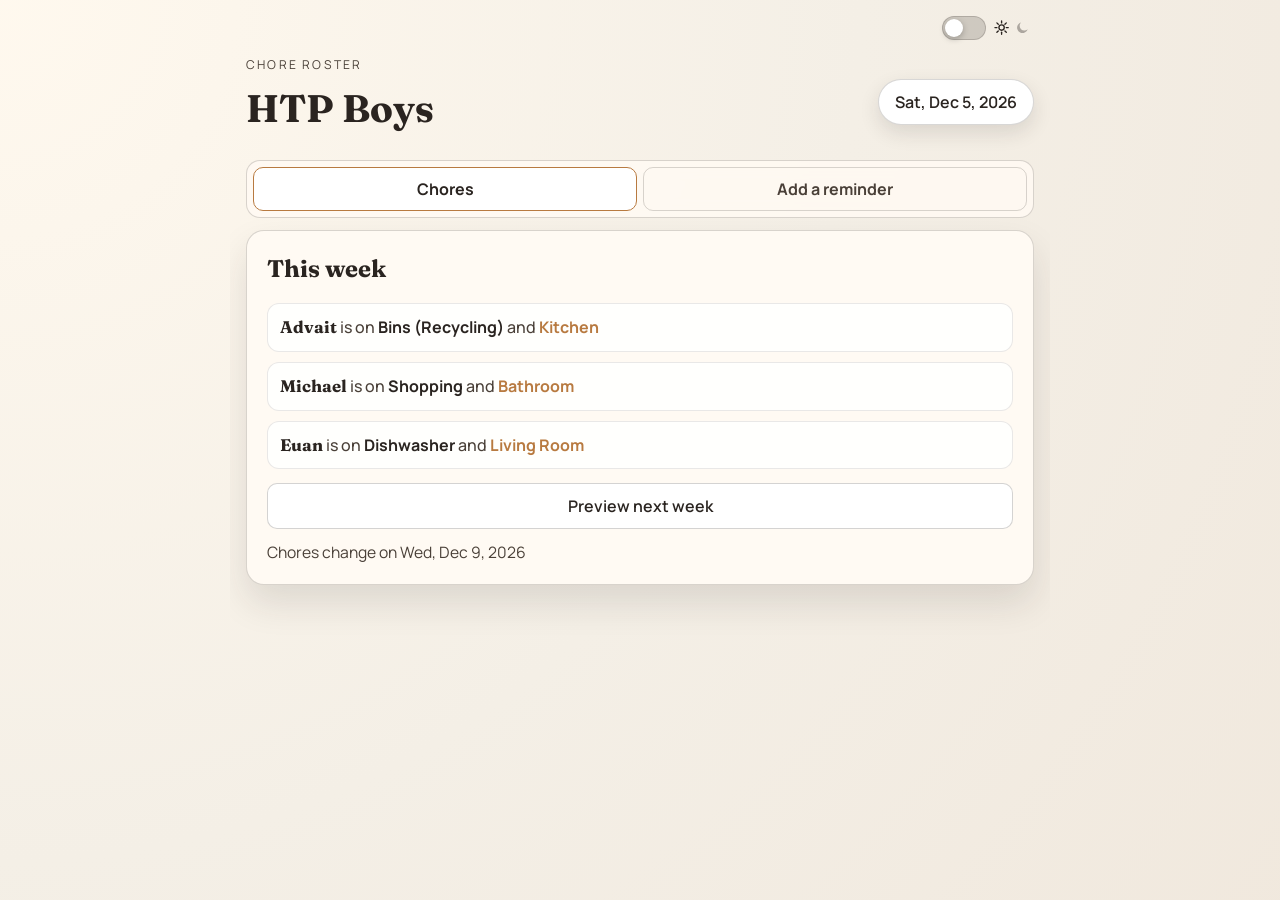
<file: index.html>
<!DOCTYPE html>
<html lang="en">
<head>
  <meta charset="UTF-8" />
  <meta name="viewport" content="width=device-width, initial-scale=1" />
  <meta name="theme-color" content="#f4efe6" />
  <meta name="apple-mobile-web-app-capable" content="yes" />
  <meta name="apple-mobile-web-app-status-bar-style" content="default" />
  <title>Chore Roster</title>
  <link rel="manifest" href="manifest.webmanifest" />
  <link rel="apple-touch-icon" href="icons/apple-touch-icon.png" />
  <link rel="icon" type="image/png" sizes="192x192" href="icons/icon-192.png" />
  <link rel="stylesheet" href="style.css" />
</head>
<body>
  <main class="page">
    <header class="header">
      <div>
        <p class="eyebrow">Chore Roster</p>
        <h1>HTP Boys</h1>
        <p class="subhead"></p>
      </div>
      <div class="header-actions">
        <div class="week-chip" id="weekChip">Loading week...</div>
      </div>
    </header>

    <div class="corner-toggle">
      <label class="theme-switch">
        <input type="checkbox" id="themeToggle" aria-label="Toggle dark mode" />
        <span class="switch-track" aria-hidden="true"></span>
        <span class="switch-label">
          <span class="switch-icon sun" aria-hidden="true">
            <svg viewBox="0 0 24 24" focusable="false" aria-hidden="true">
              <circle cx="12" cy="12" r="4"></circle>
              <line x1="12" y1="2" x2="12" y2="5"></line>
              <line x1="12" y1="19" x2="12" y2="22"></line>
              <line x1="2" y1="12" x2="5" y2="12"></line>
              <line x1="19" y1="12" x2="22" y2="12"></line>
              <line x1="4.9" y1="4.9" x2="7" y2="7"></line>
              <line x1="17" y1="17" x2="19.1" y2="19.1"></line>
              <line x1="4.9" y1="19.1" x2="7" y2="17"></line>
              <line x1="17" y1="7" x2="19.1" y2="4.9"></line>
            </svg>
          </span>
          <span class="switch-icon moon" aria-hidden="true">
            <svg viewBox="0 0 24 24" focusable="false" aria-hidden="true">
              <path d="M20 14.5A8.5 8.5 0 1 1 9.5 4 7 7 0 0 0 20 14.5z"></path>
            </svg>
          </span>
        </span>
      </label>
    </div>

    <nav class="tabs" aria-label="Sections">
      <button
        class="tab-button is-active"
        id="tabChores"
        type="button"
        role="tab"
        aria-selected="true"
        aria-controls="panelChores"
        data-tab-target="panelChores"
      >
        Chores
      </button>
      <button
        class="tab-button"
        id="tabReminder"
        type="button"
        role="tab"
        aria-selected="false"
        aria-controls="panelReminder"
        data-tab-target="panelReminder"
      >
        Add a reminder
      </button>
    </nav>

    <section class="tab-panel is-active" id="panelChores" role="tabpanel" aria-labelledby="tabChores" data-tab-panel>
      <section class="summary" aria-live="polite">
        <h2>This week</h2>
        <div class="summary-list" id="summaryList"></div>
        <button class="preview-button" id="previewButton" type="button">Preview next week</button>
        <p class="note" id="changeNote"></p>

        <div class="popover hidden" id="previewPopover" role="dialog" aria-modal="false" aria-labelledby="nextWeekTitle">
          <div class="popover-card">
            <div class="modal-header">
              <h3 id="nextWeekTitle">Next week</h3>
              <button class="modal-close" id="modalClose" type="button" aria-label="Close preview">Close</button>
            </div>
            <div class="summary-list" id="nextSummaryList"></div>
          </div>
        </div>
      </section>
    </section>

    <section class="tab-panel" id="panelReminder" role="tabpanel" aria-labelledby="tabReminder" data-tab-panel hidden>
      <section class="summary reminder-panel">
        <h2 data-reminder-animate>Create a reminder</h2>
        <form id="reminderForm" class="reminder-form" novalidate>
          <div class="sentence-builder" data-reminder-animate>
            <div class="sentence-line sentence-line-primary">
              <span class="sentence-token">Remind</span>
              <div class="inline-select-field sentence-slot flatmate-slot">
                <select id="reminderFlatmate" name="flatmate" aria-label="Flatmate" required></select>
              </div>
              <span class="sentence-token">about</span>
              <div class="inline-select-field sentence-slot chore-slot">
                <select id="reminderChore" name="chore" aria-label="Chore" required></select>
              </div>
            </div>
            <div class="sentence-line sentence-line-secondary">
              <span class="sentence-token">on</span>
              <div class="inline-select-field sentence-slot weekday-slot">
                <select id="reminderWeekday" name="weekday" aria-label="Reminder day of week" required>
                  <option value="Monday">Monday</option>
                  <option value="Tuesday">Tuesday</option>
                  <option value="Wednesday">Wednesday</option>
                  <option value="Thursday">Thursday</option>
                  <option value="Friday">Friday</option>
                  <option value="Saturday">Saturday</option>
                  <option value="Sunday">Sunday</option>
                </select>
              </div>
              <span class="sentence-token">at</span>
              <div class="inline-time-field sentence-slot time-slot">
                <input id="reminderTime" name="time" type="time" aria-label="Reminder time" required />
              </div>
            </div>
          </div>

          <label class="checkbox-field" data-reminder-animate>
            <input id="reminderEveryOccurrence" name="everyOccurrence" type="checkbox" />
            <span id="reminderEveryOccurrenceLabel">Remind on each occurence</span>
          </label>

          <button class="preview-button generate-button" id="generateReminderButton" type="submit" data-reminder-animate>Generate reminder</button>
        </form>

        <div class="popover reminder-popover hidden" id="reminderPopover" role="dialog" aria-modal="false" aria-labelledby="reminderPopoverTitle">
          <div class="popover-card reminder-popover-card">
            <div class="modal-header">
              <h3 id="reminderPopoverTitle">Reminder ready</h3>
              <button class="modal-close" id="reminderPopoverClose" type="button" aria-label="Close reminder actions">Close</button>
            </div>
            <p class="note reminder-result" id="reminderResult"></p>
            <div class="reminder-actions">
              <button class="preview-button action-button" id="addToCalendarButton" type="button">Add to calendar</button>
              <button class="icon-button" id="downloadIcsButton" type="button" aria-label="Download invite (.ics)" title="Download invite (.ics)">&#x2B07;</button>
            </div>
          </div>
        </div>

        <p class="note" id="reminderStatus" aria-live="polite"></p>
      </section>
    </section>
  </main>

  <script src="script.js"></script>
</body>
</html>
</file>
<file: style.css>
@import url('https://fonts.googleapis.com/css2?family=Fraunces:wght@400;600;700&family=Manrope:wght@300;500;700&display=swap');

:root {
  color-scheme: light;
  --bg: #f4efe6;
  --ink: #2a2420;
  --ink-soft: #4a4038;
  --card: #fffaf3;
  --border: rgba(42, 36, 32, 0.18);
  --shadow: rgba(42, 36, 32, 0.12);
  --accent: #b87a40;
}

[data-theme="dark"] {
  color-scheme: dark;
  --bg: #103646;
  --ink: #f3f8fb;
  --ink-soft: #cadee7;
  --card: #18485b;
  --border: rgba(234, 242, 246, 0.24);
  --shadow: rgba(2, 12, 18, 0.5);
  --accent: #ffd479;
}

* {
  box-sizing: border-box;
}

html,
body {
  height: 100%;
  overflow: hidden;
  width: 100%;
}

body {
  margin: 0;
  font-family: 'Manrope', sans-serif;
  font-size: 16px;
  line-height: 1.5;
  color: var(--ink);
  background: radial-gradient(circle at top left, rgba(255, 247, 234, 0.8) 0%, var(--bg) 55%, rgba(239, 230, 218, 0.9) 100%);
  min-height: 100dvh;
  transition: background 0.4s ease, color 0.4s ease;
}

[data-theme="dark"] body {
  background: radial-gradient(circle at top left, #205268 0%, var(--bg) 55%, #0d2935 100%);
}

.page {
  max-width: 820px;
  margin: 0 auto;
  padding: 56px 16px 16px;
  height: 100dvh;
  display: grid;
  grid-template-rows: auto auto minmax(0, 1fr);
  gap: 12px;
  overflow-x: hidden;
  animation: fadeIn 0.4s ease both;
}

.header {
  display: flex;
  flex-wrap: nowrap;
  gap: 24px;
  align-items: center;
  justify-content: space-between;
}

.header > :first-child {
  min-width: 0;
}

.header-actions {
  display: inline-flex;
  align-items: center;
  gap: 12px;
  margin-left: auto;
  flex-shrink: 0;
}

.corner-toggle {
  position: fixed;
  top: 16px;
  right: 20px;
  z-index: 20;
}

.eyebrow {
  text-transform: uppercase;
  letter-spacing: 0.18em;
  font-size: 0.76rem;
  margin: 0 0 6px;
  color: var(--ink-soft);
}

h1 {
  margin: 0 0 10px;
  font-family: 'Fraunces', serif;
  font-weight: 700;
  font-size: clamp(2rem, 3vw, 2.6rem);
}

.subhead {
  margin: 0;
  font-size: 0.98rem;
  line-height: 1.45;
  color: var(--ink-soft);
  max-width: 520px;
}

.week-chip {
  padding: 10px 16px;
  border-radius: 999px;
  background: #fff;
  box-shadow: 0 8px 20px var(--shadow);
  font-weight: 600;
  border: 1px solid var(--border);
  white-space: nowrap;
  transition: background 0.4s ease, color 0.4s ease, border-color 0.4s ease, box-shadow 0.4s ease;
}

[data-theme="dark"] .week-chip {
  background: var(--card);
}

.theme-switch {
  display: inline-flex;
  align-items: center;
  gap: 8px;
  font-weight: 600;
  color: var(--ink);
  cursor: pointer;
  -webkit-tap-highlight-color: transparent;
  touch-action: manipulation;
  user-select: none;
}

.theme-switch input {
  position: absolute;
  opacity: 0;
  pointer-events: none;
}

.switch-track {
  position: relative;
  width: 44px;
  height: 24px;
  background: rgba(42, 36, 32, 0.18);
  border-radius: 999px;
  border: 1px solid var(--border);
  transition: background 0.2s ease, border-color 0.2s ease;
}

[data-theme="dark"] .switch-track {
  background: rgba(234, 242, 246, 0.2);
}

.switch-track::after {
  content: '';
  position: absolute;
  top: 2px;
  left: 2px;
  width: 18px;
  height: 18px;
  border-radius: 50%;
  background: #fff;
  box-shadow: 0 2px 6px rgba(0, 0, 0, 0.25);
  transition: transform 0.2s ease;
}

.theme-switch input:checked + .switch-track::after {
  transform: translateX(20px);
}

.switch-label {
  font-size: 0.9rem;
  color: var(--ink-soft);
  display: inline-flex;
  align-items: center;
  gap: 6px;
}

.switch-icon {
  display: inline-flex;
  align-items: center;
  justify-content: center;
  line-height: 0;
  opacity: 0.7;
  color: var(--ink);
  transition: opacity 0.2s ease, transform 0.2s ease;
}

.switch-icon svg {
  width: 0.95rem;
  height: 0.95rem;
  display: block;
}

.switch-icon.sun svg {
  fill: none;
  stroke: currentColor;
  stroke-width: 2;
  stroke-linecap: round;
  stroke-linejoin: round;
}

.switch-icon.moon svg {
  fill: currentColor;
  stroke: none;
}

.theme-switch input:checked ~ .switch-label .moon {
  opacity: 1;
  transform: scale(1.05);
}

.theme-switch input:checked ~ .switch-label .sun {
  opacity: 0.35;
}

.theme-switch input:not(:checked) ~ .switch-label .sun {
  opacity: 1;
  transform: scale(1.05);
}

.theme-switch input:not(:checked) ~ .switch-label .moon {
  opacity: 0.35;
}

.summary {
  background: var(--card);
  padding: 20px;
  border-radius: 18px;
  box-shadow: 0 18px 36px var(--shadow);
  border: 1px solid var(--border);
  position: relative;
  min-height: 0;
  display: flex;
  flex-direction: column;
  transition: background 0.4s ease, border-color 0.4s ease, box-shadow 0.4s ease;
}

.summary h2 {
  margin: 0 0 16px;
  font-family: 'Fraunces', serif;
}

.summary-list {
  display: grid;
  gap: 10px;
}

.summary-item {
  font-size: 1rem;
  line-height: 1.6;
  padding: 10px 12px;
  border-radius: 12px;
  background: rgba(255, 255, 255, 0.84);
  border: 1px solid rgba(42, 36, 32, 0.1);
  transition: transform 0.2s ease, box-shadow 0.2s ease, background 0.4s ease, border-color 0.4s ease, color 0.4s ease;
  opacity: 0;
  transform: translateY(8px);
}

.summary-item.reveal {
  animation: liftIn 0.35s ease forwards;
}

.summary-item:hover {
  transform: translateY(-2px);
  box-shadow: 0 6px 12px rgba(42, 36, 32, 0.12);
}

[data-theme="dark"] .summary-item {
  background: rgba(10, 28, 36, 0.62);
  border-color: rgba(234, 242, 246, 0.2);
}

.popover .summary-item {
  font-size: 0.88rem;
  padding: 0;
  border: none;
  background: transparent;
  line-height: 1.45;
}

.summary-name {
  font-family: 'Fraunces', serif;
  font-weight: 700;
  font-size: 1.05rem;
  color: var(--ink);
}

.summary-verb {
  color: var(--ink-soft);
  font-weight: 500;
}

.summary-chore {
  font-weight: 700;
  color: var(--ink);
}

.summary-chore.highlight {
  color: var(--accent);
}

.note {
  margin: 12px 0 0;
  color: var(--ink-soft);
  font-size: 0.98rem;
  line-height: 1.45;
}

.preview-button {
  margin-top: 14px;
  padding: 10px 16px;
  min-height: 44px;
  border-radius: 10px;
  border: 1px solid rgba(42, 36, 32, 0.2);
  background: #fff;
  color: var(--ink);
  font: inherit;
  font-weight: 600;
  cursor: pointer;
  appearance: none;
  -webkit-appearance: none;
  -webkit-tap-highlight-color: transparent;
  touch-action: manipulation;
  transition: transform 0.15s ease, box-shadow 0.15s ease, border-color 0.4s ease, background 0.4s ease, color 0.4s ease;
}

[data-theme="dark"] .preview-button {
  background: var(--card);
  color: var(--ink);
  border-color: rgba(234, 242, 246, 0.35);
  box-shadow: 0 6px 14px rgba(2, 12, 18, 0.35);
}

.preview-button:hover {
  border-color: rgba(42, 36, 32, 0.35);
  box-shadow: 0 6px 14px rgba(42, 36, 32, 0.12);
  transform: translateY(-1px);
}

.preview-button:disabled {
  cursor: not-allowed;
  opacity: 0.55;
  box-shadow: none;
  transform: none;
}

.generate-button:disabled,
.generate-button:disabled:hover,
.generate-button:disabled:active {
  opacity: 1;
  color: color-mix(in srgb, var(--ink-soft) 78%, #7f8a91 22%);
  background: color-mix(in srgb, var(--card) 82%, #9eabb2 18%);
  border-color: color-mix(in srgb, var(--border) 72%, #96a3aa 28%);
  box-shadow: none;
  transform: none;
  cursor: not-allowed;
  pointer-events: none;
  transition: none;
  animation: none;
}

[data-theme="dark"] .generate-button:disabled,
[data-theme="dark"] .generate-button:disabled:hover,
[data-theme="dark"] .generate-button:disabled:active {
  color: rgba(202, 222, 231, 0.58);
  background: rgba(20, 48, 61, 0.82);
  border-color: rgba(202, 222, 231, 0.24);
}

.preview-button:focus-visible {
  outline: none;
  box-shadow: 0 0 0 3px rgba(201, 138, 74, 0.35), 0 6px 14px rgba(42, 36, 32, 0.12);
}

.popover {
  position: absolute;
  z-index: 10;
  width: min(380px, 100%);
}

.hidden {
  display: none !important;
}

.popover.hidden {
  display: none;
}

.popover-card {
  background: #fff;
  padding: 12px;
  border-radius: 12px;
  box-shadow: 0 24px 60px rgba(0, 0, 0, 0.22);
  border: 1px solid rgba(42, 36, 32, 0.1);
  animation: popIn 0.2s ease both;
  transition: background 0.4s ease, border-color 0.4s ease, box-shadow 0.4s ease, color 0.4s ease;
}

.popover-arrow {
  display: none;
}

[data-theme="dark"] .popover-card {
  background: var(--card);
  border-color: rgba(234, 242, 246, 0.18);
  box-shadow: 0 24px 60px rgba(2, 12, 18, 0.55);
}


.modal-header {
  display: flex;
  align-items: center;
  justify-content: space-between;
  gap: 12px;
  margin-bottom: 8px;
}

.modal-header h3 {
  margin: 0;
  font-family: 'Fraunces', serif;
  font-size: 0.98rem;
}

.modal-close {
  border: 1px solid rgba(42, 36, 32, 0.15);
  background: #fff;
  color: var(--ink);
  font: inherit;
  border-radius: 8px;
  padding: 6px 10px;
  cursor: pointer;
  appearance: none;
  -webkit-appearance: none;
  -webkit-tap-highlight-color: transparent;
  touch-action: manipulation;
  transition: background 0.4s ease, color 0.4s ease, border-color 0.4s ease;
}

[data-theme="dark"] .modal-close {
  background: var(--card);
  color: var(--ink);
}

.modal-close:focus-visible {
  outline: none;
  box-shadow: 0 0 0 3px rgba(201, 138, 74, 0.35);
}

.theme-switch input:focus-visible + .switch-track {
  box-shadow: 0 0 0 3px rgba(201, 138, 74, 0.35);
}

.tabs {
  position: static;
  z-index: 12;
  display: grid;
  grid-template-columns: 1fr 1fr;
  gap: 6px;
  padding: 6px;
  border-radius: 14px;
  border: 1px solid var(--border);
  background: color-mix(in srgb, var(--card) 88%, transparent);
  backdrop-filter: blur(8px);
}

.tab-button {
  min-height: 44px;
  border: 1px solid rgba(42, 36, 32, 0.18);
  border-radius: 10px;
  background: transparent;
  color: var(--ink-soft);
  font: inherit;
  font-weight: 700;
  cursor: pointer;
  transition: background 0.2s ease, color 0.2s ease, border-color 0.2s ease;
}

.tab-button.is-active {
  background: #fff;
  border-color: var(--accent);
  color: var(--ink);
}

[data-theme="dark"] .tab-button.is-active {
  background: rgba(255, 255, 255, 0.1);
}

.tab-button:focus-visible,
.form-field select:focus-visible,
.form-field input:focus-visible,
.checkbox-field input:focus-visible,
.icon-button:focus-visible {
  outline: none;
  box-shadow: 0 0 0 3px rgba(201, 138, 74, 0.35);
}

.tab-panel {
  min-height: 0;
}

.tab-panel:not(.is-active) {
  display: none;
}

.tab-panel.is-active {
  display: block;
}

.reminder-panel h2 {
  margin-bottom: 14px;
}

.reminder-form {
  display: grid;
  gap: 12px;
}

[data-reminder-animate] {
  opacity: 0;
  transform: translateY(8px);
}

[data-reminder-animate].reveal {
  animation: liftIn 0.35s ease forwards;
}

.form-field {
  display: grid;
  gap: 6px;
}

.form-field span {
  font-weight: 700;
  color: var(--ink-soft);
  font-size: 0.92rem;
}

.form-field select,
.form-field input {
  min-height: 44px;
  border-radius: 10px;
  border: 1px solid var(--border);
  background: rgba(255, 255, 255, 0.95);
  color: var(--ink);
  font: inherit;
  padding: 10px 12px;
}

[data-theme="dark"] .form-field select,
[data-theme="dark"] .form-field input {
  background: rgba(16, 39, 50, 0.75);
}

.sentence-builder {
  display: grid;
  gap: 10px;
  padding: 0;
  border: 0;
  background: transparent;
}

[data-theme="dark"] .sentence-builder {
  background: transparent;
}

.sentence-line {
  display: grid;
  align-items: center;
  gap: 8px;
}

.sentence-line-primary {
  grid-template-columns: auto minmax(120px, 1fr) auto minmax(130px, 1.1fr);
}

.sentence-line-secondary {
  grid-template-columns: auto minmax(110px, 1fr) auto minmax(160px, 1.2fr);
}

.sentence-token {
  font-weight: 500;
  color: var(--ink-soft);
  white-space: nowrap;
  font-size: 1.08rem;
}

.sentence-slot {
  min-width: 0;
  width: 100%;
  max-width: 100%;
}

.inline-select-field {
  min-width: 0;
}

.inline-select-field select {
  width: 100%;
}

.sentence-slot select,
.sentence-slot input[type="time"] {
  min-height: 44px;
  height: 44px;
  border-radius: 10px;
  border: 1px solid var(--border);
  background: rgba(255, 255, 255, 0.95);
  color: var(--ink);
  font: inherit;
  font-weight: 600;
  padding: 0 12px;
}

[data-theme="dark"] .sentence-slot select,
[data-theme="dark"] .sentence-slot input[type="time"] {
  background: rgba(16, 39, 50, 0.75);
}

.inline-time-field {
  position: relative;
  max-width: 100%;
  overflow: hidden;
}

.inline-time-field::after {
  content: '';
  position: absolute;
  right: 10px;
  top: 50%;
  width: 14px;
  height: 14px;
  transform: translateY(-50%);
  background-color: var(--ink-soft);
  -webkit-mask: url("data:image/svg+xml,%3Csvg xmlns='http://www.w3.org/2000/svg' viewBox='0 0 24 24'%3E%3Ccircle cx='12' cy='12' r='9' fill='none' stroke='black' stroke-width='2'/%3E%3Cpath d='M12 7v6l4 2' fill='none' stroke='black' stroke-width='2' stroke-linecap='round' stroke-linejoin='round'/%3E%3C/svg%3E") center / contain no-repeat;
  mask: url("data:image/svg+xml,%3Csvg xmlns='http://www.w3.org/2000/svg' viewBox='0 0 24 24'%3E%3Ccircle cx='12' cy='12' r='9' fill='none' stroke='black' stroke-width='2'/%3E%3Cpath d='M12 7v6l4 2' fill='none' stroke='black' stroke-width='2' stroke-linecap='round' stroke-linejoin='round'/%3E%3C/svg%3E") center / contain no-repeat;
  pointer-events: none;
  opacity: 0.95;
}

.inline-time-field input[type="time"] {
  display: block;
  appearance: none;
  -webkit-appearance: none;
  width: 100%;
  height: 44px;
  min-height: 44px;
  min-width: 0;
  max-width: 100%;
  padding: 0 34px 0 12px;
  line-height: 44px;
  font-size: 1rem;
  font-variant-numeric: tabular-nums;
}

.inline-time-field input[type="time"]::-webkit-date-and-time-value {
  text-align: left;
  min-height: 44px;
  display: flex;
  align-items: center;
}

.inline-time-field input[type="time"]::-webkit-datetime-edit {
  display: flex;
  align-items: center;
  height: 44px;
  padding: 0;
}

.inline-time-field input[type="time"]::-webkit-datetime-edit-fields-wrapper {
  display: flex;
  align-items: center;
}

.inline-time-field input[type="time"]::-webkit-datetime-edit-ampm-field {
  margin-left: 2px;
}

[data-theme="dark"] .inline-time-field::after {
  background-color: var(--ink);
}

[data-theme="dark"] .inline-time-field input[type="time"] {
  color-scheme: dark;
}

.inline-time-field input[type="time"]::-webkit-calendar-picker-indicator {
  display: none;
  -webkit-appearance: none;
}

.inline-time-field input[type="time"]::-webkit-clear-button,
.inline-time-field input[type="time"]::-webkit-inner-spin-button {
  display: none;
  -webkit-appearance: none;
}

.checkbox-field {
  min-height: 44px;
  display: flex;
  align-items: center;
  gap: 10px;
  color: var(--ink-soft);
  font-weight: 500;
}

.checkbox-field input {
  width: 20px;
  height: 20px;
  accent-color: var(--accent);
}

#reminderEveryOccurrenceLabel {
  font-weight: 500;
  color: var(--ink);
}

.generate-button {
  margin-top: 6px;
}

.reminder-popover {
  width: min(480px, calc(100% - 24px));
  z-index: 14;
}

.reminder-popover-card {
  display: grid;
  gap: 10px;
}

.reminder-result {
  margin: 0;
}

.reminder-actions {
  display: flex;
  align-items: center;
  gap: 10px;
}

.action-button {
  margin-top: 0;
  flex: 1;
}

.icon-button {
  width: 44px;
  min-width: 44px;
  min-height: 44px;
  display: inline-flex;
  align-items: center;
  justify-content: center;
  border-radius: 10px;
  border: 1px solid rgba(42, 36, 32, 0.2);
  background: #fff;
  color: var(--ink);
  font: inherit;
  font-size: 1rem;
  font-weight: 700;
  cursor: pointer;
  -webkit-tap-highlight-color: transparent;
  touch-action: manipulation;
  transition: transform 0.15s ease, box-shadow 0.15s ease, border-color 0.4s ease, background 0.4s ease, color 0.4s ease;
}

[data-theme="dark"] .icon-button {
  background: var(--card);
  color: var(--ink);
  border-color: rgba(234, 242, 246, 0.35);
  box-shadow: 0 6px 14px rgba(2, 12, 18, 0.35);
}

.icon-button:hover {
  border-color: rgba(42, 36, 32, 0.35);
  box-shadow: 0 6px 14px rgba(42, 36, 32, 0.12);
  transform: translateY(-1px);
}

@media (min-width: 761px) {
  .sentence-builder {
    gap: 12px;
  }

  .sentence-line-primary {
    grid-template-columns: auto minmax(180px, 0.95fr) auto minmax(190px, 1.05fr);
  }

  .sentence-line-secondary {
    grid-template-columns: auto minmax(170px, 0.9fr) auto minmax(220px, 1.1fr);
  }

  .form-field.select-field {
    position: relative;
  }

  .form-field.select-field::after {
    content: '';
    position: absolute;
    right: 16px;
    bottom: 17px;
    width: 10px;
    height: 10px;
    border-right: 2px solid var(--ink-soft);
    border-bottom: 2px solid var(--ink-soft);
    transform: rotate(45deg);
    pointer-events: none;
  }

  .form-field.select-field select {
    appearance: none;
    -webkit-appearance: none;
    padding-right: 46px;
    background-image: none;
  }

  .inline-select-field {
    position: relative;
  }

  .inline-select-field::after {
    content: '';
    position: absolute;
    right: 16px;
    top: 50%;
    margin-top: -7px;
    width: 10px;
    height: 10px;
    border-right: 2px solid var(--ink-soft);
    border-bottom: 2px solid var(--ink-soft);
    transform: rotate(45deg);
    pointer-events: none;
  }

  .inline-select-field select {
    appearance: none;
    -webkit-appearance: none;
    padding-right: 46px;
    background-image: none;
  }
}

@media (max-width: 760px) {
  .page {
    padding-top: 78px;
    padding-bottom: 12px;
    padding-left: max(14px, calc(env(safe-area-inset-left) + 14px));
    padding-right: max(16px, calc(env(safe-area-inset-right) + 16px));
    gap: 10px;
  }

  .header {
    flex-direction: row;
    align-items: center;
    gap: 10px;
  }

  .header-actions {
    width: auto;
    justify-content: flex-end;
  }

  h1 {
    margin-bottom: 8px;
    line-height: 1.1;
  }

  .eyebrow {
    font-size: 0.74rem;
  }

  .week-chip {
    padding: 8px 12px;
    font-size: 0.85rem;
  }

  .summary-item {
    font-size: 0.93rem;
  }

  .note {
    font-size: 0.92rem;
  }

  .corner-toggle {
    top: 12px;
    right: max(12px, calc(env(safe-area-inset-right) + 12px));
  }

  .summary {
    padding: 18px 16px;
  }

  .popover {
    width: min(320px, 90vw);
  }

  .reminder-popover {
    width: min(340px, calc(100% - 16px));
  }

  .sentence-builder {
    gap: 8px 6px;
  }

  .sentence-line {
    grid-template-columns: 68px minmax(0, 1fr);
    gap: 6px;
    width: 100%;
    overflow: hidden;
  }

  .sentence-token {
    font-size: 0.95rem;
  }

  .sentence-slot select,
  .sentence-slot input[type="time"] {
    font-size: 0.95rem;
  }
}

@media (hover: none) and (pointer: coarse) {
  .preview-button,
  .modal-close,
  .theme-switch,
  .icon-button {
    min-height: 44px;
  }

  .preview-button:hover {
    transform: none;
    box-shadow: none;
    border-color: rgba(42, 36, 32, 0.2);
  }

  .summary-item:hover {
    transform: none;
    box-shadow: none;
  }

  .preview-button:active,
  .modal-close:active,
  .icon-button:active {
    transform: scale(0.98);
    filter: brightness(0.97);
  }

  .theme-switch:active .switch-track {
    filter: brightness(0.95);
  }
}

@media (prefers-contrast: more) {
  :root {
    --ink-soft: #3a3029;
    --border: rgba(42, 36, 32, 0.34);
    --accent: #9f6126;
  }

  [data-theme="dark"] {
    --ink: #ffffff;
    --ink-soft: #dceaf1;
    --border: rgba(234, 242, 246, 0.42);
    --accent: #ffe19c;
  }

  .summary,
  .summary-item,
  .week-chip,
  .preview-button,
  .modal-close,
  .popover-card {
    box-shadow: none;
    border-width: 2px;
  }

  .preview-button,
  .modal-close,
  .icon-button {
    font-weight: 700;
  }
}

@keyframes fadeIn {
  from {
    opacity: 0;
    transform: translateY(8px);
  }
  to {
    opacity: 1;
    transform: translateY(0);
  }
}

@keyframes popIn {
  from {
    opacity: 0;
    transform: translateY(6px) scale(0.98);
  }
  to {
    opacity: 1;
    transform: translateY(0) scale(1);
  }
}

@keyframes liftIn {
  from {
    opacity: 0;
    transform: translateY(8px);
  }
  to {
    opacity: 1;
    transform: translateY(0);
  }
}
</file>
